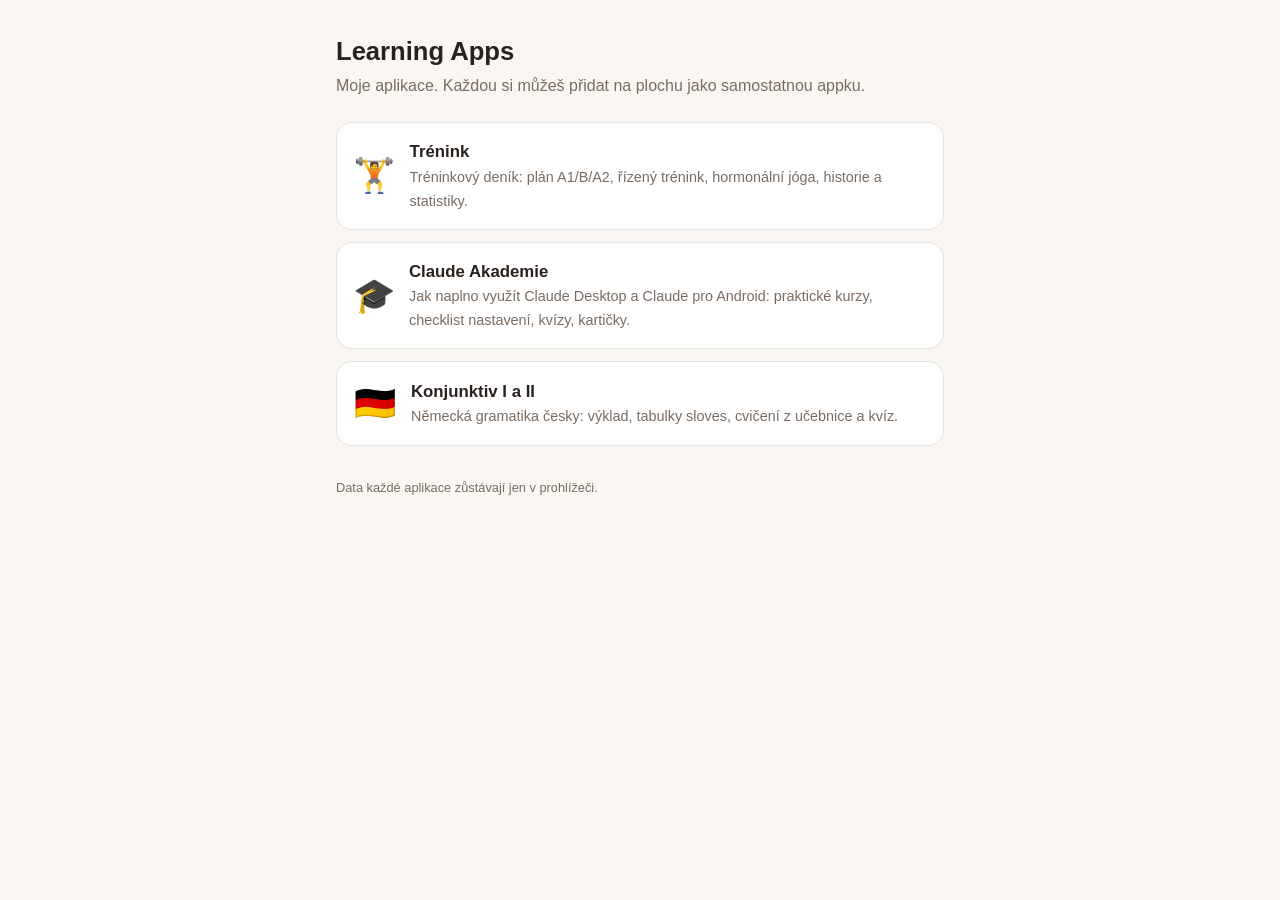
<file: index.html>
<!DOCTYPE html>
<html lang="cs">
<head>
  <meta charset="utf-8">
  <meta name="viewport" content="width=device-width, initial-scale=1">
  <title>Learning Apps</title>
  <meta name="description" content="Rozcestník mých aplikací pro učení. Každá appka je samostatná PWA ve vlastní složce.">
  <meta name="color-scheme" content="light dark">
  <style>
    :root { --bg: #faf7f2; --card: #fff; --text: #2a211c; --muted: #7a6c62; --line: rgba(60,40,30,.12); --accent: #c8563b; }
    @media (prefers-color-scheme: dark) { :root { --bg: #1c1917; --card: #2a2522; --text: #f5efe6; --muted: #b3a89b; --line: rgba(255,255,255,.09); --accent: #e07a5f; } }
    * { box-sizing: border-box; }
    body { margin: 0; background: var(--bg); color: var(--text); font-family: -apple-system, BlinkMacSystemFont, "Segoe UI", Roboto, sans-serif; line-height: 1.5; }
    main { max-width: 640px; margin: 0 auto; padding: 32px 16px 48px; }
    h1 { font-size: 1.6rem; margin: 0 0 4px; }
    p.sub { color: var(--muted); margin: 0 0 24px; }
    a.app { display: flex; gap: 14px; align-items: center; background: var(--card); border: 1px solid var(--line); border-radius: 16px; padding: 16px; text-decoration: none; color: inherit; margin-bottom: 12px; }
    a.app .em { font-size: 34px; width: 44px; text-align: center; }
    a.app b { display: block; font-size: 1.05rem; }
    a.app span { color: var(--muted); font-size: .9rem; }
    footer { color: var(--muted); font-size: .8rem; margin-top: 32px; }
  </style>
</head>
<body>
  <main>
    <h1>Learning Apps</h1>
    <p class="sub">Moje aplikace. Každou si můžeš přidat na plochu jako samostatnou appku.</p>

    <a class="app" href="trenink/">
      <span class="em">🏋️</span>
      <div><b>Trénink</b><span>Tréninkový deník: plán A1/B/A2, řízený trénink, hormonální jóga, historie a statistiky.</span></div>
    </a>

    <a class="app" href="claude-akademie/">
      <span class="em">🎓</span>
      <div><b>Claude Akademie</b><span>Jak naplno využít Claude Desktop a Claude pro Android: praktické kurzy, checklist nastavení, kvízy, kartičky.</span></div>
    </a>

    <a class="app" href="konjunktiv/">
      <span class="em">🇩🇪</span>
      <div><b>Konjunktiv I a II</b><span>Německá gramatika česky: výklad, tabulky sloves, cvičení z učebnice a kvíz.</span></div>
    </a>

    <footer>Data každé aplikace zůstávají jen v prohlížeči.</footer>
  </main>
</body>
</html>
</file>
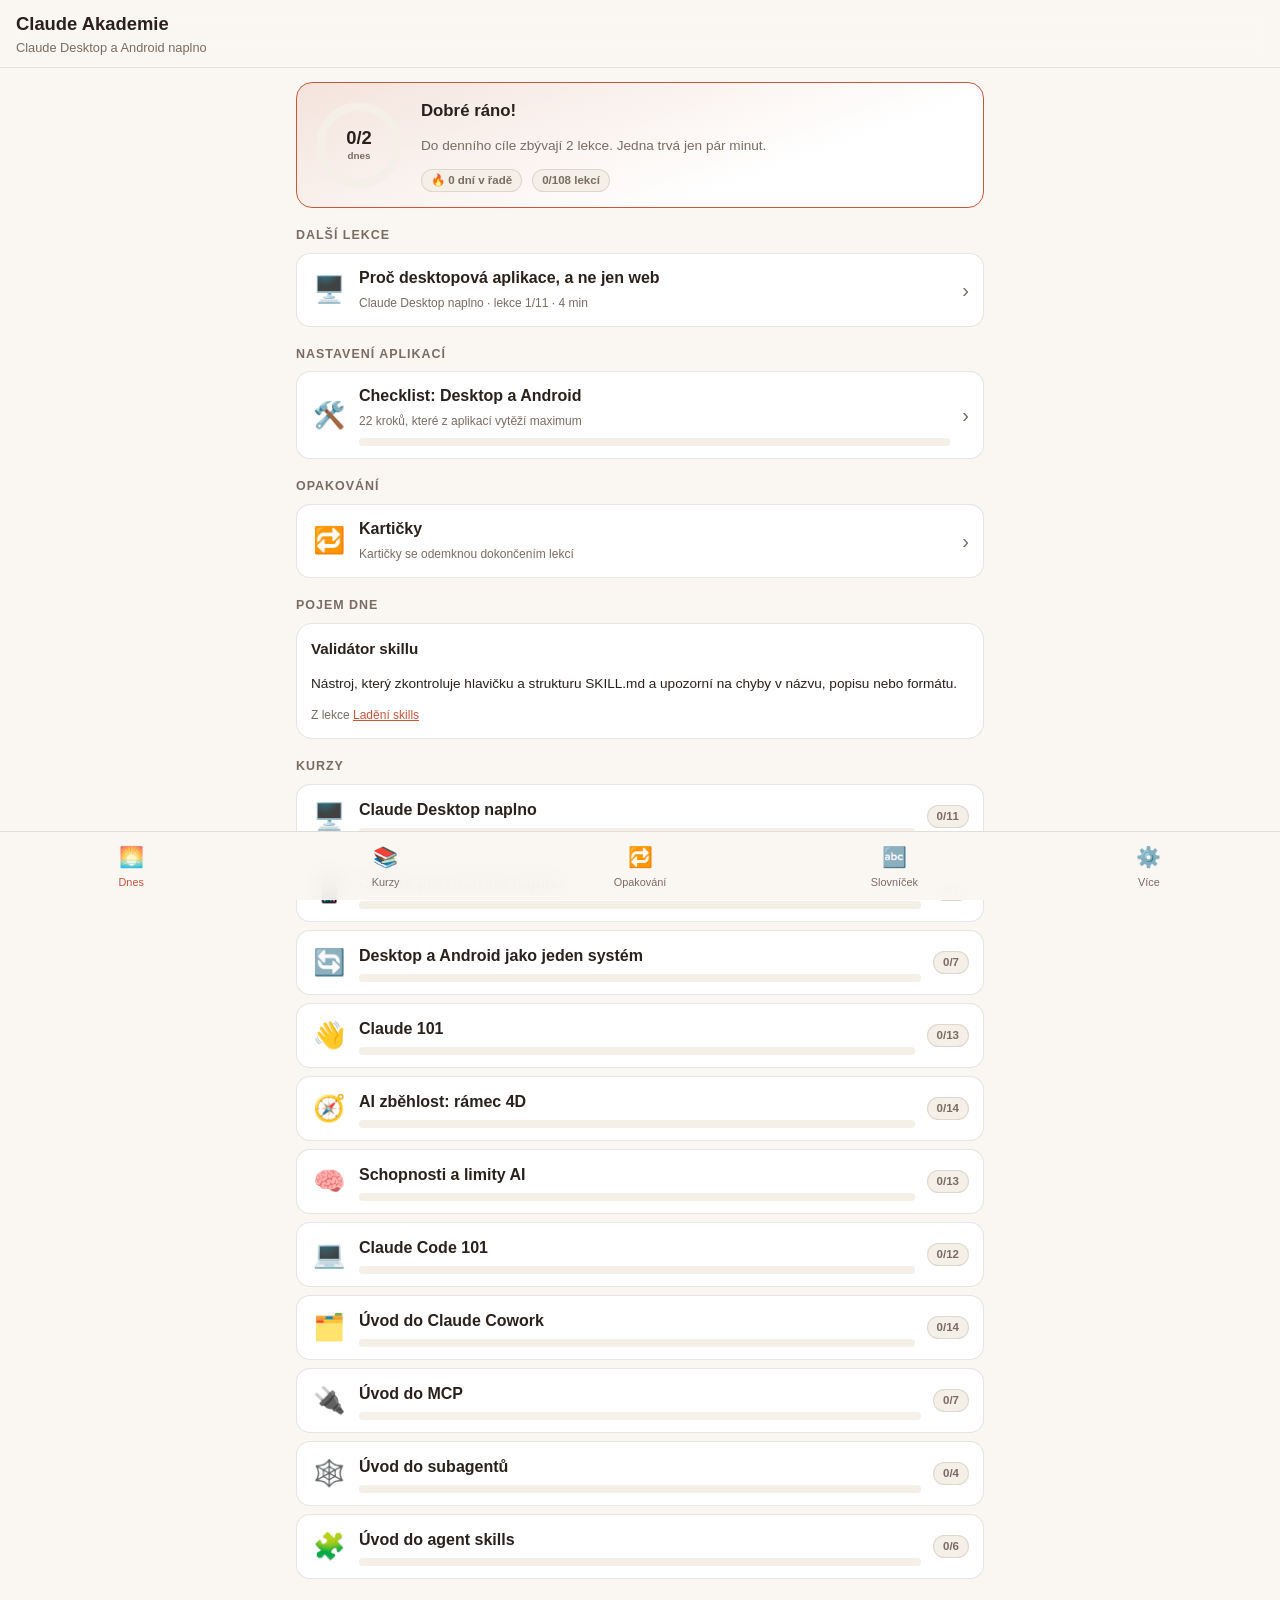
<file: claude-akademie/index.html>
<!DOCTYPE html>
<html lang="cs" data-theme="auto">
<head>
  <meta charset="utf-8">
  <meta name="viewport" content="width=device-width, initial-scale=1, viewport-fit=cover">
  <title>Claude Akademie</title>
  <meta name="description" content="Česká učebnice, jak naplno využít Claude Desktop a Claude pro Android: praktické kurzy, checklist nastavení, kvízy, kartičky k opakování a slovníček. Funguje offline.">
  <meta name="theme-color" content="#1c1917">
  <meta name="mobile-web-app-capable" content="yes">
  <meta name="apple-mobile-web-app-capable" content="yes">
  <meta name="apple-mobile-web-app-status-bar-style" content="black-translucent">
  <meta name="apple-mobile-web-app-title" content="Claude Akademie">
  <link rel="manifest" href="manifest.webmanifest">
  <link rel="icon" href="icons/icon.svg" type="image/svg+xml">
  <link rel="apple-touch-icon" href="icons/apple-touch-icon.png">
  <link rel="stylesheet" href="styles.css">
</head>
<body>
  <header class="app-header">
    <a id="h-back" class="back" href="#/" style="display:none" aria-label="Zpět">‹</a>
    <div class="head-txt">
      <h1 id="h-title">Claude Akademie</h1>
      <p class="sub" id="h-sub"></p>
    </div>
    <div class="head-actions" id="h-actions"></div>
  </header>

  <main id="view">
    <noscript><p style="padding:20px">Aplikace potřebuje zapnutý JavaScript.</p></noscript>
  </main>

  <nav class="tabbar">
    <a href="#/" data-tab="dnes"><span class="ico">🌅</span>Dnes</a>
    <a href="#/kurzy" data-tab="kurzy"><span class="ico">📚</span>Kurzy</a>
    <a href="#/opakovani" data-tab="opakovani"><span class="ico">🔁</span>Opakování</a>
    <a href="#/slovnik" data-tab="slovnik"><span class="ico">🔤</span>Slovníček</a>
    <a href="#/vice" data-tab="vice"><span class="ico">⚙️</span>Více</a>
  </nav>

  <div id="toast"></div>
  <div id="modal"></div>

  <script src="kurzy/_index.js"></script>
  <script src="kurzy/desktop.js"></script>
  <script src="kurzy/android.js"></script>
  <script src="kurzy/propojeni.js"></script>
  <script src="kurzy/claude-101.js"></script>
  <script src="kurzy/ai-fluency.js"></script>
  <script src="kurzy/schopnosti-a-limity.js"></script>
  <script src="kurzy/claude-code-101.js"></script>
  <script src="kurzy/cowork.js"></script>
  <script src="kurzy/mcp.js"></script>
  <script src="kurzy/subagenti.js"></script>
  <script src="kurzy/skills.js"></script>
  <script src="app.js"></script>
  <script>
    if ("serviceWorker" in navigator && location.protocol.startsWith("http")) {
      window.addEventListener("load", () => {
        navigator.serviceWorker.register("sw.js").catch(() => {});
      });
    }
  </script>
</body>
</html>
</file>
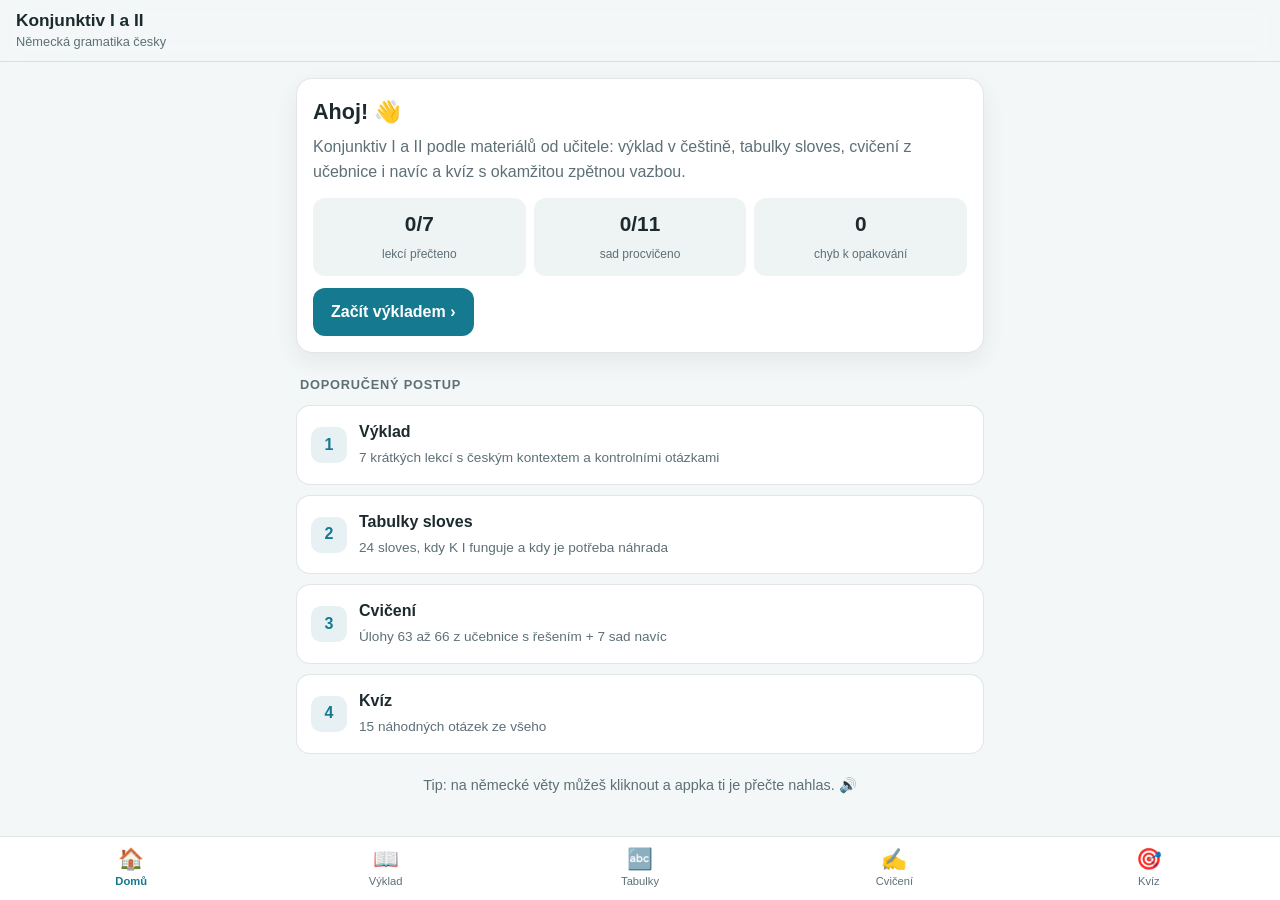
<file: konjunktiv/index.html>
<!DOCTYPE html>
<html lang="cs">
<head>
  <meta charset="utf-8">
  <meta name="viewport" content="width=device-width, initial-scale=1, viewport-fit=cover">
  <title>Konjunktiv I a II</title>
  <meta name="description" content="Konjunktiv I a II česky podle materiálů učitele: výklad s českým kontextem, tabulky sloves, cvičení z učebnice a kvíz. Funguje offline.">
  <meta name="color-scheme" content="light dark">
  <meta name="theme-color" content="#11181a">
  <meta name="mobile-web-app-capable" content="yes">
  <meta name="apple-mobile-web-app-capable" content="yes">
  <meta name="apple-mobile-web-app-status-bar-style" content="black-translucent">
  <meta name="apple-mobile-web-app-title" content="Konjunktiv">
  <link rel="manifest" href="manifest.webmanifest">
  <link rel="icon" href="icons/icon.svg" type="image/svg+xml">
  <link rel="apple-touch-icon" href="icons/apple-touch-icon.png">
  <link rel="stylesheet" href="styles.css">
</head>
<body>
  <header class="app-header">
    <a id="h-back" class="back" href="#/" style="display:none" aria-label="Zpět">‹</a>
    <div class="head-txt">
      <h1 id="h-title">Konjunktiv I a II</h1>
      <p class="sub" id="h-sub"></p>
    </div>
  </header>

  <main id="view">
    <noscript><p style="padding:20px">Aplikace potřebuje zapnutý JavaScript.</p></noscript>
  </main>

  <nav class="tabbar">
    <a href="#/" data-tab="domu"><span class="ico">🏠</span>Domů</a>
    <a href="#/vyklad" data-tab="vyklad"><span class="ico">📖</span>Výklad</a>
    <a href="#/tabulky" data-tab="tabulky"><span class="ico">🔤</span>Tabulky</a>
    <a href="#/cviceni" data-tab="cviceni"><span class="ico">✍️</span>Cvičení</a>
    <a href="#/kviz" data-tab="kviz"><span class="ico">🎯</span>Kvíz</a>
  </nav>

  <div id="toast"></div>

  <script src="data.js"></script>
  <script src="app.js"></script>
  <script>
    if ("serviceWorker" in navigator && location.protocol.startsWith("http")) {
      window.addEventListener("load", () => {
        navigator.serviceWorker.register("sw.js").catch(() => {});
      });
    }
  </script>
</body>
</html>
</file>
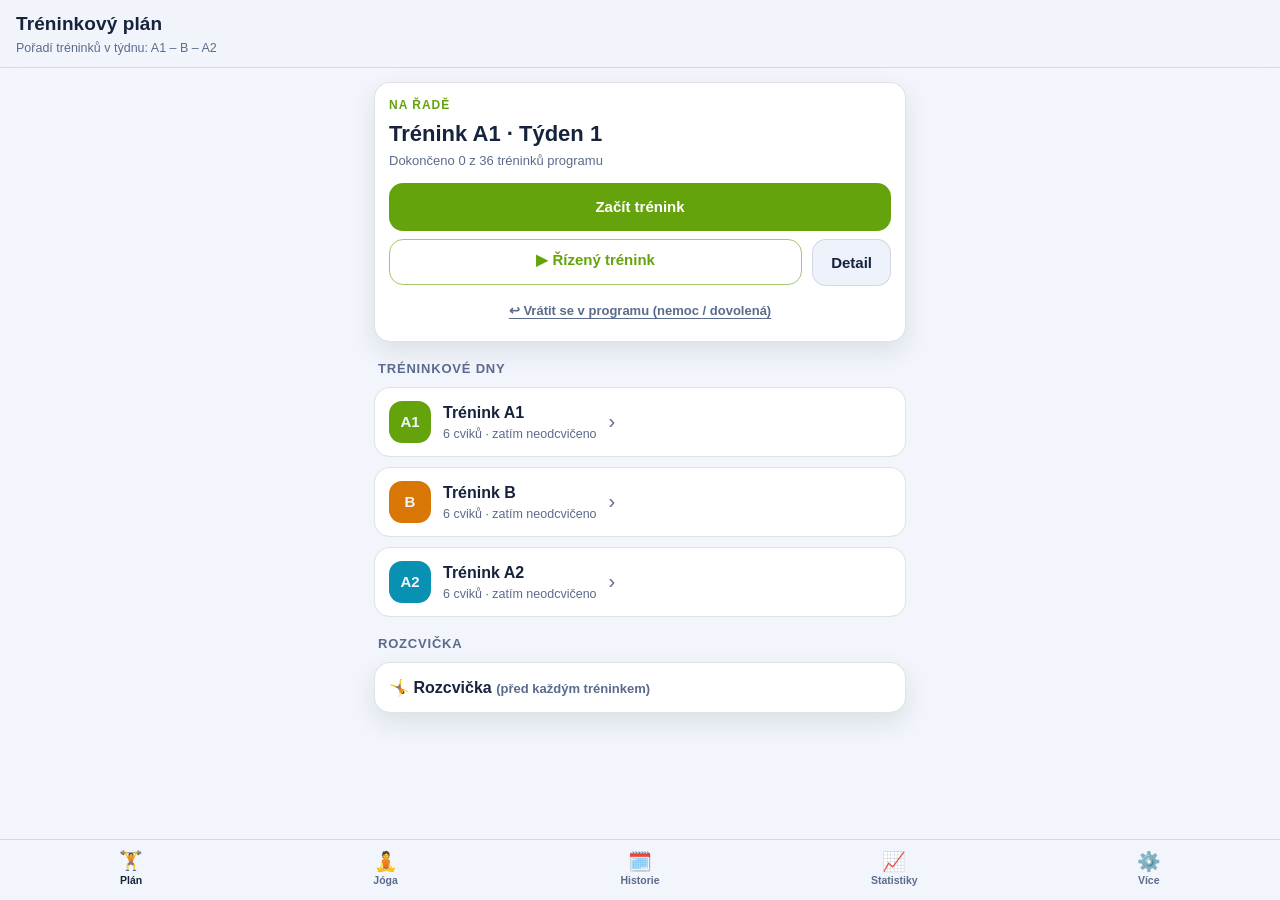
<file: trenink/index.html>
<!DOCTYPE html>
<html lang="cs" data-theme="auto">
<head>
  <meta charset="utf-8">
  <meta name="viewport" content="width=device-width, initial-scale=1, viewport-fit=cover">
  <title>Trénink</title>
  <meta name="description" content="Tréninkový deník – plán A1/B/A2, trackování sérií, historie a statistiky. Data zůstávají ve tvém prohlížeči.">
  <meta name="theme-color" content="#0b1220">
  <meta name="mobile-web-app-capable" content="yes">
  <meta name="apple-mobile-web-app-capable" content="yes">
  <meta name="apple-mobile-web-app-status-bar-style" content="black-translucent">
  <meta name="apple-mobile-web-app-title" content="Trénink">
  <link rel="manifest" href="manifest.webmanifest">
  <link rel="icon" href="icons/icon.svg" type="image/svg+xml">
  <link rel="apple-touch-icon" href="icons/apple-touch-icon.png">
  <link rel="stylesheet" href="styles.css">
</head>
<body>
  <header class="app-header">
    <a id="h-back" class="back" href="#/" style="display:none" aria-label="Zpět">‹</a>
    <div class="head-txt">
      <h1 id="h-title">Trénink</h1>
      <p class="sub" id="h-sub"></p>
    </div>
  </header>

  <main id="view">
    <noscript><p style="padding:20px">Aplikace potřebuje zapnutý JavaScript.</p></noscript>
  </main>

  <nav class="tabbar">
    <a href="#/" data-tab="home"><span class="ico">🏋️</span>Plán</a>
    <a href="#/yoga" data-tab="yoga"><span class="ico">🧘</span>Jóga</a>
    <a href="#/history" data-tab="history"><span class="ico">🗓️</span>Historie</a>
    <a href="#/stats" data-tab="stats"><span class="ico">📈</span>Statistiky</a>
    <a href="#/more" data-tab="more"><span class="ico">⚙️</span>Více</a>
  </nav>

  <div id="timer"></div>
  <div id="toast"></div>
  <div id="modal"></div>

  <script src="data.js"></script>
  <script src="figures.js"></script>
  <script src="app.js"></script>
  <script>
    if ("serviceWorker" in navigator && location.protocol.startsWith("http")) {
      window.addEventListener("load", () => {
        navigator.serviceWorker.register("sw.js").catch(() => {});
      });
    }
  </script>
</body>
</html>
</file>
<file: claude-akademie/styles.css>
/* ===== Claude Akademie – styly (mobile-first) ===== */

:root {
  --bg: #1c1917;
  --bg-soft: #24201d;
  --card: #2a2522;
  --card-2: #342e2a;
  --line: rgba(255, 255, 255, 0.09);
  --text: #f5efe6;
  --muted: #b3a89b;
  --accent: #e07a5f;
  --accent-soft: rgba(224, 122, 95, 0.16);
  --accent-ink: #1c1917;
  --ok: #7bc47f;
  --ok-soft: rgba(123, 196, 127, 0.16);
  --warn: #f2c14e;
  --warn-soft: rgba(242, 193, 78, 0.14);
  --danger: #f27a7a;
  --info: #7cb7e8;
  --info-soft: rgba(124, 183, 232, 0.14);
  --shadow: 0 10px 30px rgba(0, 0, 0, 0.35);
  --radius: 16px;
  --fs: 16px;
  color-scheme: dark;
}

html[data-theme="light"] {
  --bg: #faf7f2;
  --bg-soft: #f2ece3;
  --card: #ffffff;
  --card-2: #f4efe7;
  --line: rgba(60, 40, 30, 0.12);
  --text: #2a211c;
  --muted: #7a6c62;
  --accent: #c8563b;
  --accent-soft: rgba(200, 86, 59, 0.12);
  --accent-ink: #ffffff;
  --ok: #2f8f4e;
  --ok-soft: rgba(47, 143, 78, 0.12);
  --warn: #b7791f;
  --warn-soft: rgba(183, 121, 31, 0.12);
  --danger: #c62828;
  --info: #2b6cb0;
  --info-soft: rgba(43, 108, 176, 0.10);
  --shadow: 0 10px 24px rgba(60, 40, 30, 0.10);
  color-scheme: light;
}

@media (prefers-color-scheme: light) {
  html[data-theme="auto"] {
    --bg: #faf7f2;
    --bg-soft: #f2ece3;
    --card: #ffffff;
    --card-2: #f4efe7;
    --line: rgba(60, 40, 30, 0.12);
    --text: #2a211c;
    --muted: #7a6c62;
    --accent: #c8563b;
    --accent-soft: rgba(200, 86, 59, 0.12);
    --accent-ink: #ffffff;
    --ok: #2f8f4e;
    --ok-soft: rgba(47, 143, 78, 0.12);
    --warn: #b7791f;
    --warn-soft: rgba(183, 121, 31, 0.12);
    --danger: #c62828;
    --info: #2b6cb0;
    --info-soft: rgba(43, 108, 176, 0.10);
    --shadow: 0 10px 24px rgba(60, 40, 30, 0.10);
    color-scheme: light;
  }
}

html[data-fs="s"] { --fs: 15px; }
html[data-fs="l"] { --fs: 18px; }
html[data-fs="xl"] { --fs: 20px; }

* { box-sizing: border-box; }

html, body {
  margin: 0;
  padding: 0;
  background: var(--bg);
  color: var(--text);
  font-family: -apple-system, BlinkMacSystemFont, "Segoe UI", Roboto, "Helvetica Neue", Arial, sans-serif;
  font-size: var(--fs);
  line-height: 1.5;
  -webkit-text-size-adjust: 100%;
  overscroll-behavior-y: contain;
}

body { min-height: 100dvh; }

a { color: var(--accent); }
button { font: inherit; }

/* ---------- hlavička ---------- */
.app-header {
  position: sticky;
  top: 0;
  z-index: 20;
  display: flex;
  align-items: center;
  gap: 10px;
  padding: calc(env(safe-area-inset-top) + 10px) 16px 10px;
  background: color-mix(in srgb, var(--bg) 88%, transparent);
  backdrop-filter: blur(12px);
  -webkit-backdrop-filter: blur(12px);
  border-bottom: 1px solid var(--line);
}
.app-header .back {
  text-decoration: none;
  font-size: 30px;
  line-height: 1;
  color: var(--text);
  padding: 0 6px 4px 0;
}
.head-txt { flex: 1; min-width: 0; }
.app-header h1 {
  margin: 0;
  font-size: 1.15rem;
  font-weight: 700;
  white-space: nowrap;
  overflow: hidden;
  text-overflow: ellipsis;
}
.app-header .sub {
  margin: 0;
  color: var(--muted);
  font-size: 0.8rem;
  white-space: nowrap;
  overflow: hidden;
  text-overflow: ellipsis;
}
.head-actions { display: flex; gap: 6px; }
.icon-btn {
  border: 1px solid var(--line);
  background: var(--card);
  color: var(--text);
  border-radius: 12px;
  width: 38px;
  height: 38px;
  display: inline-flex;
  align-items: center;
  justify-content: center;
  font-size: 18px;
  cursor: pointer;
}
.icon-btn.on { background: var(--accent-soft); border-color: var(--accent); }

/* ---------- hlavní plocha ---------- */
#view {
  padding: 14px 16px calc(84px + env(safe-area-inset-bottom));
  max-width: 720px;
  margin: 0 auto;
}

.tabbar {
  position: fixed;
  bottom: 0;
  left: 0;
  right: 0;
  z-index: 20;
  display: flex;
  justify-content: space-around;
  padding: 6px 4px calc(6px + env(safe-area-inset-bottom));
  background: color-mix(in srgb, var(--bg) 92%, transparent);
  backdrop-filter: blur(12px);
  -webkit-backdrop-filter: blur(12px);
  border-top: 1px solid var(--line);
}
.tabbar a {
  flex: 1;
  display: flex;
  flex-direction: column;
  align-items: center;
  gap: 2px;
  text-decoration: none;
  color: var(--muted);
  font-size: 0.68rem;
  padding: 4px 0;
  border-radius: 10px;
  position: relative;
}
.tabbar a .ico { font-size: 20px; }
.tabbar a.active { color: var(--accent); }
.tabbar a .badge {
  position: absolute;
  top: 0;
  right: calc(50% - 22px);
  background: var(--accent);
  color: var(--accent-ink);
  font-size: 0.62rem;
  font-weight: 700;
  border-radius: 999px;
  padding: 0 5px;
  min-width: 16px;
  text-align: center;
}

/* ---------- karty a texty ---------- */
.card {
  background: var(--card);
  border: 1px solid var(--line);
  border-radius: var(--radius);
  padding: 14px;
  margin-bottom: 12px;
}
.card.accent { border-color: var(--accent); background: linear-gradient(160deg, var(--accent-soft), var(--card) 70%); }
.card h2 { margin: 0 0 6px; font-size: 1.05rem; }
.card h3 { margin: 0 0 4px; font-size: 0.95rem; }
.muted { color: var(--muted); }
.small { font-size: 0.85rem; }
.tiny { font-size: 0.75rem; }
.section-title {
  margin: 18px 0 8px;
  font-size: 0.78rem;
  letter-spacing: 0.08em;
  text-transform: uppercase;
  color: var(--muted);
  font-weight: 700;
}
.row { display: flex; align-items: center; gap: 10px; }
.row.between { justify-content: space-between; }
.grow { flex: 1; min-width: 0; }
.wrap { flex-wrap: wrap; }
.center { text-align: center; }
.mt { margin-top: 12px; }
.mb0 { margin-bottom: 0; }

.btn {
  display: inline-flex;
  align-items: center;
  justify-content: center;
  gap: 8px;
  border: 1px solid var(--line);
  background: var(--card-2);
  color: var(--text);
  border-radius: 12px;
  padding: 11px 16px;
  font-weight: 600;
  cursor: pointer;
  text-decoration: none;
  min-height: 44px;
}
.btn.primary { background: var(--accent); color: var(--accent-ink); border-color: transparent; }
.btn.ok { background: var(--ok); color: #0b1a0d; border-color: transparent; }
.btn.ghost { background: transparent; }
.btn.danger { color: var(--danger); border-color: var(--danger); background: transparent; }
.btn.block { width: 100%; }
.btn.sm { padding: 7px 12px; min-height: 36px; font-size: 0.85rem; }
.btn:disabled { opacity: 0.5; cursor: default; }
.btn-row { display: flex; gap: 8px; flex-wrap: wrap; margin-top: 10px; }
.btn-row .btn { flex: 1; }

.chip {
  display: inline-block;
  padding: 2px 9px;
  border-radius: 999px;
  background: var(--card-2);
  border: 1px solid var(--line);
  color: var(--muted);
  font-size: 0.72rem;
  font-weight: 600;
  white-space: nowrap;
}
.chip.ok { background: var(--ok-soft); color: var(--ok); border-color: transparent; }
.chip.accent { background: var(--accent-soft); color: var(--accent); border-color: transparent; }
.chip.warn { background: var(--warn-soft); color: var(--warn); border-color: transparent; }
.chip.info { background: var(--info-soft); color: var(--info); border-color: transparent; }

.progress {
  height: 8px;
  border-radius: 999px;
  background: var(--card-2);
  overflow: hidden;
}
.progress > i {
  display: block;
  height: 100%;
  background: var(--accent);
  border-radius: 999px;
  transition: width 0.3s ease;
}
.progress.ok > i { background: var(--ok); }

/* ---------- Dnes ---------- */
.hero {
  display: grid;
  grid-template-columns: 96px 1fr;
  gap: 14px;
  align-items: center;
}
.ring { width: 96px; height: 96px; position: relative; }
.ring svg { width: 100%; height: 100%; transform: rotate(-90deg); }
.ring circle { fill: none; stroke-width: 9; stroke-linecap: round; }
.ring .track { stroke: var(--card-2); }
.ring .bar { stroke: var(--accent); transition: stroke-dashoffset 0.4s ease; }
.ring .bar.done { stroke: var(--ok); }
.ring .lbl {
  position: absolute;
  inset: 0;
  display: flex;
  flex-direction: column;
  align-items: center;
  justify-content: center;
  font-weight: 800;
  font-size: 1.15rem;
  line-height: 1;
}
.ring .lbl small { font-size: 0.62rem; color: var(--muted); font-weight: 600; margin-top: 3px; }

.stat-grid { display: grid; grid-template-columns: repeat(3, 1fr); gap: 8px; }
.stat {
  background: var(--card);
  border: 1px solid var(--line);
  border-radius: 14px;
  padding: 10px 8px;
  text-align: center;
}
.stat b { display: block; font-size: 1.3rem; }
.stat span { font-size: 0.7rem; color: var(--muted); }

/* ---------- seznamy lekcí ---------- */
.list { display: flex; flex-direction: column; gap: 8px; }
.item {
  display: flex;
  align-items: center;
  gap: 12px;
  background: var(--card);
  border: 1px solid var(--line);
  border-radius: 14px;
  padding: 12px 14px;
  text-decoration: none;
  color: var(--text);
}
.item:active { background: var(--card-2); }
.item .num {
  width: 30px;
  height: 30px;
  border-radius: 50%;
  display: inline-flex;
  align-items: center;
  justify-content: center;
  background: var(--card-2);
  font-size: 0.8rem;
  font-weight: 700;
  color: var(--muted);
  flex-shrink: 0;
}
.item.done .num { background: var(--ok-soft); color: var(--ok); }
.item.next .num { background: var(--accent-soft); color: var(--accent); }
.item .ttl { font-weight: 600; display: block; }
.item .meta { font-size: 0.75rem; color: var(--muted); }
.item .emoji { font-size: 26px; flex-shrink: 0; width: 36px; text-align: center; }
.item .arrow { color: var(--muted); font-size: 20px; }

/* ---------- lekce ---------- */
.lesson { font-size: 1.02em; }
.lesson h2 { font-size: 1.15rem; margin: 22px 0 8px; }
.lesson h3 { font-size: 1rem; margin: 18px 0 6px; }
.lesson p { margin: 0 0 12px; }
.lesson ul, .lesson ol { margin: 0 0 12px; padding-left: 22px; }
.lesson li { margin-bottom: 5px; }
.lesson code {
  font-family: ui-monospace, SFMono-Regular, Menlo, Consolas, monospace;
  font-size: 0.88em;
  background: var(--card-2);
  padding: 1px 5px;
  border-radius: 6px;
}
.lesson-lead {
  color: var(--muted);
  font-size: 0.95rem;
  margin: 0 0 14px;
  padding-bottom: 12px;
  border-bottom: 1px solid var(--line);
}
.callout {
  border-radius: 14px;
  padding: 12px 14px;
  margin: 0 0 14px;
  border: 1px solid transparent;
}
.callout .ttl { font-weight: 700; display: block; margin-bottom: 4px; font-size: 0.85rem; }
.callout p:last-child { margin-bottom: 0; }
.callout.tip { background: var(--ok-soft); border-color: color-mix(in srgb, var(--ok) 40%, transparent); }
.callout.warn { background: var(--warn-soft); border-color: color-mix(in srgb, var(--warn) 40%, transparent); }
.callout.info { background: var(--info-soft); border-color: color-mix(in srgb, var(--info) 40%, transparent); }
.callout.key { background: var(--accent-soft); border-color: color-mix(in srgb, var(--accent) 40%, transparent); }

.example {
  border: 1px solid var(--line);
  border-radius: 14px;
  overflow: hidden;
  margin: 0 0 14px;
  background: var(--card);
}
.example .ex-head {
  padding: 8px 14px;
  font-size: 0.8rem;
  font-weight: 700;
  background: var(--card-2);
  border-bottom: 1px solid var(--line);
}
.example .bubble { padding: 12px 14px; }
.example .bubble + .bubble { border-top: 1px dashed var(--line); }
.example .who {
  font-size: 0.7rem;
  text-transform: uppercase;
  letter-spacing: 0.08em;
  font-weight: 700;
  color: var(--muted);
  margin-bottom: 4px;
}
.example .bubble.user .who { color: var(--accent); }
.example .bubble.ai .who { color: var(--info); }
.example .bubble.bad .who { color: var(--danger); }
.example pre {
  margin: 0;
  white-space: pre-wrap;
  word-break: break-word;
  font-family: inherit;
  font-size: 0.95em;
}
.example pre.mono { font-family: ui-monospace, SFMono-Regular, Menlo, Consolas, monospace; font-size: 0.85em; }
.example .note {
  padding: 10px 14px;
  font-size: 0.88rem;
  color: var(--muted);
  border-top: 1px solid var(--line);
  background: var(--bg-soft);
}
.example .note b { color: var(--text); }

.tbl { width: 100%; border-collapse: collapse; margin: 0 0 14px; font-size: 0.9rem; }
.tbl th, .tbl td { text-align: left; padding: 8px 8px; border-bottom: 1px solid var(--line); vertical-align: top; }
.tbl th { color: var(--muted); font-size: 0.75rem; text-transform: uppercase; letter-spacing: 0.05em; }
.tbl-wrap { overflow-x: auto; }

.compare { display: grid; grid-template-columns: 1fr 1fr; gap: 8px; margin: 0 0 14px; }
.compare > div { border-radius: 12px; padding: 10px 12px; font-size: 0.9rem; border: 1px solid var(--line); }
.compare .bad { background: color-mix(in srgb, var(--danger) 10%, var(--card)); }
.compare .good { background: var(--ok-soft); }
.compare .lbl { font-weight: 700; font-size: 0.75rem; display: block; margin-bottom: 4px; }
.compare .bad .lbl { color: var(--danger); }
.compare .good .lbl { color: var(--ok); }
@media (max-width: 420px) { .compare { grid-template-columns: 1fr; } }

.steps { counter-reset: st; list-style: none; padding: 0; margin: 0 0 14px; }
.steps li {
  counter-increment: st;
  position: relative;
  padding-left: 40px;
  margin-bottom: 10px;
}
.steps li::before {
  content: counter(st);
  position: absolute;
  left: 0;
  top: 0;
  width: 28px;
  height: 28px;
  border-radius: 50%;
  background: var(--accent-soft);
  color: var(--accent);
  font-weight: 700;
  display: flex;
  align-items: center;
  justify-content: center;
  font-size: 0.85rem;
}

.lesson-nav { display: flex; gap: 8px; margin-top: 18px; }
.lesson-nav .btn { flex: 1; }

/* ---------- kvíz ---------- */
.quiz { margin-top: 20px; }
.q { margin-bottom: 14px; }
.q .qt { font-weight: 700; margin-bottom: 8px; }
.opts { display: flex; flex-direction: column; gap: 6px; }
.opt {
  text-align: left;
  border: 1px solid var(--line);
  background: var(--card-2);
  color: var(--text);
  border-radius: 12px;
  padding: 10px 12px;
  cursor: pointer;
}
.opt.sel { border-color: var(--accent); }
.opt.right { border-color: var(--ok); background: var(--ok-soft); }
.opt.wrong { border-color: var(--danger); background: color-mix(in srgb, var(--danger) 12%, var(--card)); }
.opt:disabled { cursor: default; opacity: 1; }
.why { margin-top: 8px; font-size: 0.88rem; color: var(--muted); padding: 8px 12px; border-left: 3px solid var(--accent); }

/* ---------- poznámky ---------- */
textarea, input[type="text"], input[type="search"], input[type="number"], select {
  width: 100%;
  border: 1px solid var(--line);
  background: var(--card-2);
  color: var(--text);
  border-radius: 12px;
  padding: 10px 12px;
  font: inherit;
}
textarea { min-height: 90px; resize: vertical; }
label.lbl { display: block; font-size: 0.8rem; color: var(--muted); margin: 0 0 4px; }
.search { margin-bottom: 12px; }

/* ---------- kartičky ---------- */
.flash {
  min-height: 220px;
  display: flex;
  flex-direction: column;
  justify-content: center;
  align-items: center;
  text-align: center;
  padding: 24px 18px;
  cursor: pointer;
  user-select: none;
}
.flash .side { font-size: 0.7rem; letter-spacing: 0.08em; text-transform: uppercase; color: var(--muted); margin-bottom: 10px; }
.flash .front { font-size: 1.15rem; font-weight: 700; }
.flash .backtxt { font-size: 1rem; }
.flash .src { margin-top: 12px; font-size: 0.75rem; color: var(--muted); }
.rate { display: grid; grid-template-columns: repeat(4, 1fr); gap: 6px; }
.rate .btn { flex-direction: column; gap: 0; padding: 8px 4px; }
.rate .btn small { font-weight: 400; color: var(--muted); font-size: 0.68rem; }
.rate .btn.primary small, .rate .btn.ok small { color: inherit; opacity: 0.8; }

/* ---------- slovníček ---------- */
.term { padding: 10px 0; border-bottom: 1px solid var(--line); }
.term b { display: block; }
.term .src { font-size: 0.72rem; color: var(--muted); }
.letter { position: sticky; top: 58px; background: var(--bg); padding: 8px 0 2px; font-weight: 800; color: var(--accent); }

/* ---------- heatmapa ---------- */
.heat { display: grid; grid-template-columns: repeat(12, 1fr); gap: 3px; }
.heat i {
  aspect-ratio: 1;
  border-radius: 3px;
  background: var(--card-2);
  display: block;
}
.heat i.l1 { background: color-mix(in srgb, var(--accent) 35%, var(--card-2)); }
.heat i.l2 { background: color-mix(in srgb, var(--accent) 65%, var(--card-2)); }
.heat i.l3 { background: var(--accent); }

/* ---------- odznaky ---------- */
.badges { display: grid; grid-template-columns: repeat(auto-fill, minmax(96px, 1fr)); gap: 8px; }
.badge-card {
  text-align: center;
  padding: 12px 6px;
  border-radius: 14px;
  background: var(--card);
  border: 1px solid var(--line);
  font-size: 0.72rem;
}
.badge-card .em { font-size: 30px; display: block; margin-bottom: 4px; }
.badge-card.off { opacity: 0.35; filter: grayscale(1); }

/* ---------- toast a modal ---------- */
#toast {
  position: fixed;
  left: 50%;
  bottom: calc(84px + env(safe-area-inset-bottom));
  transform: translateX(-50%) translateY(20px);
  background: var(--text);
  color: var(--bg);
  padding: 10px 16px;
  border-radius: 12px;
  font-size: 0.9rem;
  font-weight: 600;
  opacity: 0;
  pointer-events: none;
  transition: 0.25s;
  z-index: 50;
  max-width: 90vw;
  text-align: center;
}
#toast.show { opacity: 1; transform: translateX(-50%) translateY(0); }

#modal:empty { display: none; }
#modal {
  position: fixed;
  inset: 0;
  z-index: 40;
  background: rgba(0, 0, 0, 0.55);
  display: flex;
  align-items: flex-end;
  justify-content: center;
}
.sheet {
  width: 100%;
  max-width: 720px;
  background: var(--card);
  border-radius: 20px 20px 0 0;
  padding: 18px 16px calc(18px + env(safe-area-inset-bottom));
  max-height: 85dvh;
  overflow: auto;
}
.sheet h2 { margin: 0 0 10px; }

.done-banner {
  text-align: center;
  padding: 18px 12px;
}
.done-banner .em { font-size: 44px; }

.empty { text-align: center; color: var(--muted); padding: 30px 10px; }

.pill-row { display: flex; gap: 6px; flex-wrap: wrap; margin-bottom: 12px; }
.pill {
  border: 1px solid var(--line);
  background: var(--card);
  color: var(--muted);
  border-radius: 999px;
  padding: 6px 12px;
  font-size: 0.8rem;
  font-weight: 600;
  cursor: pointer;
}
.pill.on { background: var(--accent-soft); color: var(--accent); border-color: var(--accent); }

@media (min-width: 600px) {
  .stat-grid { grid-template-columns: repeat(6, 1fr); }
}
</file>
<file: konjunktiv/styles.css>
/* ===== Konjunktiv I a II: styly (mobile-first) ===== */

:root {
  --bg: #f4f7f7;
  --card: #ffffff;
  --card-2: #eef3f4;
  --line: rgba(20, 50, 60, 0.12);
  --text: #1c2a2e;
  --muted: #5d7077;
  --k1: #157a8f;
  --k1-soft: rgba(21, 122, 143, 0.10);
  --k2: #3a9cc2;
  --k2-soft: rgba(58, 156, 194, 0.12);
  --ind: #6b7378;
  --imp: #c8363e;
  --accent: var(--k1);
  --accent-ink: #ffffff;
  --ok: #2f8f4e;
  --ok-soft: rgba(47, 143, 78, 0.12);
  --bad: #c62828;
  --bad-soft: rgba(198, 40, 40, 0.10);
  --warn: #a8690f;
  --warn-soft: rgba(183, 121, 31, 0.12);
  --shadow: 0 8px 22px rgba(20, 50, 60, 0.08);
  --radius: 16px;
  color-scheme: light;
}
@media (prefers-color-scheme: dark) {
  :root {
    --bg: #11181a;
    --card: #1a2427;
    --card-2: #223035;
    --line: rgba(255, 255, 255, 0.09);
    --text: #e7eff1;
    --muted: #9db1b7;
    --k1: #4cb8cd;
    --k1-soft: rgba(76, 184, 205, 0.14);
    --k2: #8fd0e8;
    --k2-soft: rgba(143, 208, 232, 0.12);
    --ind: #a6aeb2;
    --imp: #f07a80;
    --accent-ink: #0d1517;
    --ok: #7bc47f;
    --ok-soft: rgba(123, 196, 127, 0.15);
    --bad: #f27a7a;
    --bad-soft: rgba(242, 122, 122, 0.13);
    --warn: #f2c14e;
    --warn-soft: rgba(242, 193, 78, 0.12);
    --shadow: 0 10px 30px rgba(0, 0, 0, 0.35);
    color-scheme: dark;
  }
}

* { box-sizing: border-box; }
html, body { margin: 0; }
body {
  background: var(--bg);
  color: var(--text);
  font: 16px/1.55 -apple-system, BlinkMacSystemFont, "Segoe UI", Roboto, sans-serif;
  padding-bottom: calc(72px + env(safe-area-inset-bottom));
  -webkit-text-size-adjust: 100%;
}
a { color: var(--k1); }
button { font: inherit; color: inherit; }

/* ----- hlavička a spodní lišta ----- */
.app-header {
  position: sticky; top: 0; z-index: 10;
  display: flex; align-items: center; gap: 10px;
  padding: calc(10px + env(safe-area-inset-top)) 16px 10px;
  background: color-mix(in srgb, var(--bg) 88%, transparent);
  backdrop-filter: blur(10px); -webkit-backdrop-filter: blur(10px);
  border-bottom: 1px solid var(--line);
}
.app-header .back { font-size: 28px; line-height: 1; text-decoration: none; color: var(--text); padding: 0 6px 4px 0; }
.app-header h1 { font-size: 1.08rem; margin: 0; line-height: 1.25; }
.app-header .sub { margin: 0; color: var(--muted); font-size: .8rem; }
.head-txt { flex: 1; min-width: 0; }

.tabbar {
  position: fixed; left: 0; right: 0; bottom: 0; z-index: 10;
  display: flex; justify-content: space-around;
  padding: 6px 4px calc(6px + env(safe-area-inset-bottom));
  background: var(--card); border-top: 1px solid var(--line);
}
.tabbar a {
  flex: 1; display: flex; flex-direction: column; align-items: center; gap: 1px;
  font-size: .7rem; color: var(--muted); text-decoration: none; padding: 4px 0;
}
.tabbar a .ico { font-size: 1.3rem; line-height: 1.2; }
.tabbar a.on { color: var(--k1); font-weight: 600; }

main { max-width: 720px; margin: 0 auto; padding: 16px; }

/* ----- karty a seznamy ----- */
.card {
  background: var(--card); border: 1px solid var(--line); border-radius: var(--radius);
  padding: 16px; margin-bottom: 12px; box-shadow: var(--shadow);
}
.hero h2 { margin: 0 0 6px; font-size: 1.35rem; }
.hero p { margin: 0; color: var(--muted); }
.stats { display: grid; grid-template-columns: repeat(3, 1fr); gap: 8px; margin-top: 14px; }
.stat { background: var(--card-2); border-radius: 12px; padding: 10px; text-align: center; }
.stat b { display: block; font-size: 1.3rem; }
.stat span { font-size: .75rem; color: var(--muted); }

.list a.item, .list button.item {
  display: flex; align-items: center; gap: 12px; width: 100%; text-align: left;
  background: var(--card); border: 1px solid var(--line); border-radius: 14px;
  padding: 14px; margin-bottom: 10px; text-decoration: none; color: inherit; cursor: pointer;
}
.item .num {
  flex: none; width: 36px; height: 36px; border-radius: 10px; display: grid; place-items: center;
  background: var(--k1-soft); color: var(--k1); font-weight: 700;
}
.item .num.done { background: var(--ok-soft); color: var(--ok); }
.item .txt { flex: 1; min-width: 0; }
.item .txt b { display: block; }
.item .txt span { color: var(--muted); font-size: .85rem; }
.item .badge { font-size: .8rem; color: var(--muted); white-space: nowrap; }
.item .badge.good { color: var(--ok); font-weight: 600; }
h3.sec { font-size: .8rem; text-transform: uppercase; letter-spacing: .06em; color: var(--muted); margin: 22px 4px 10px; }

.btn {
  display: inline-flex; align-items: center; justify-content: center; gap: 6px;
  background: var(--k1); color: var(--accent-ink); border: 0; border-radius: 12px;
  padding: 12px 18px; font-weight: 600; cursor: pointer; text-decoration: none;
}
.btn.ghost { background: var(--card-2); color: var(--text); }
.btn.small { padding: 8px 12px; font-size: .9rem; }
.btn:disabled { opacity: .5; cursor: default; }
.row { display: flex; gap: 8px; flex-wrap: wrap; margin-top: 12px; }

/* ----- výklad ----- */
.lesson { background: var(--card); border: 1px solid var(--line); border-radius: var(--radius); padding: 18px; }
.lesson h3 { margin: 22px 0 8px; font-size: 1.1rem; color: var(--k1); }
.lesson h3:first-child { margin-top: 0; }
.lesson ul, .lesson ol { padding-left: 22px; }
.lesson li { margin-bottom: 6px; }
.de { font-weight: 500; }
p.de, span.de, div.de { cursor: pointer; }
p.de::before { content: "🔊 "; font-size: .8em; opacity: .55; }
span.de:hover, p.de:hover { text-decoration: underline dotted; }
p.de { margin: 6px 0; padding: 6px 10px; background: var(--card-2); border-radius: 10px; }
.cz { color: var(--muted); font-style: italic; }
p.cz { margin: 2px 0 12px 10px; }
.note { font-size: .88rem; color: var(--muted); border-left: 3px solid var(--warn); padding-left: 10px; }
.mini { font-size: .9rem; color: var(--muted); }
.mini .de { color: var(--text); }

.box { border-radius: 14px; padding: 12px 14px; margin: 16px 0; border: 1px solid var(--line); }
.box h4 { margin: 0 0 6px; }
.box p { margin: 6px 0; }
.box ul { margin: 6px 0; }
.cz-box { background: var(--k2-soft); }
.tip { background: var(--ok-soft); }
.warn { background: var(--warn-soft); }

.modi { display: grid; grid-template-columns: 1fr 1fr; gap: 10px; margin: 14px 0; }
.mod { border-radius: 14px; padding: 12px; border: 2px solid; font-size: .92rem; }
.mod h4 { margin: 0 0 4px; }
.mod p { margin: 4px 0; }
.mod p.de { background: transparent; padding: 0; }
.mod p.de::before { content: ""; }
.m-ind { border-color: var(--ind); } .m-ind h4 { color: var(--ind); }
.m-imp { border-color: var(--imp); } .m-imp h4 { color: var(--imp); }
.m-k1 { border-color: var(--k1); } .m-k1 h4 { color: var(--k1); }
.m-k2 { border-color: var(--k2); } .m-k2 h4 { color: var(--k2); }

.pair { display: grid; grid-template-columns: 1fr 1fr; gap: 10px; }
.pair > div { background: var(--card-2); border-radius: 12px; padding: 10px 12px; font-size: .92rem; }
.pair p { margin: 4px 0 0; }
.lbl { font-size: .72rem; text-transform: uppercase; letter-spacing: .05em; color: var(--k1); font-weight: 700; }

.uses { display: grid; gap: 10px; }
.use { background: var(--card-2); border-radius: 12px; padding: 12px; }
.use h4 { margin: 0 0 4px; color: var(--k2); }
.use h4 small { font-weight: 400; color: var(--muted); font-style: italic; margin-left: 4px; }
.use p.de { background: var(--card); }

.tl { display: grid; gap: 8px; margin: 12px 0; }
.tl-row { display: grid; grid-template-columns: 170px 1fr; border-radius: 12px; overflow: hidden; border: 2px solid var(--k1); }
.tl-row b { background: var(--k1); color: var(--accent-ink); padding: 8px 10px; }
.tl-row span { padding: 8px 10px; }

.formula {
  display: inline-block; border: 2px solid var(--k1); border-radius: 12px; padding: 8px 14px; margin: 8px 0;
  background: var(--k1-soft);
}
.formula span { color: var(--k1); font-weight: 700; margin: 0 6px; }
.tag { display: inline-block; font-size: .7rem; background: var(--k1-soft); color: var(--k1); border-radius: 6px; padding: 1px 6px; margin-right: 4px; font-weight: 600; }

.scroll { overflow-x: auto; -webkit-overflow-scrolling: touch; }
table.conj { border-collapse: collapse; width: 100%; margin: 10px 0; font-size: .92rem; }
table.conj th, table.conj td { padding: 6px 8px; border-bottom: 1px solid var(--line); text-align: left; vertical-align: top; }
table.conj th { background: var(--k1); color: var(--accent-ink); font-weight: 600; }
table.conj td:first-child { color: var(--muted); white-space: nowrap; }
table.conj tr.same td { opacity: .6; }
table.conj td.hi { color: var(--k1); font-weight: 700; }
table.grid td, table.grid th { white-space: nowrap; }
.eq { font-size: .72rem; color: var(--warn); margin-left: 4px; }
.three { display: grid; grid-template-columns: repeat(3, 1fr); gap: 8px; }
.three table.conj { font-size: .85rem; }
.steps li { margin-bottom: 8px; }
.flow { display: grid; gap: 6px; margin: 10px 0; }
.flow > div { background: var(--card-2); border-radius: 10px; padding: 8px 12px; position: relative; }
.flow > div + div::before { content: "↓"; position: absolute; top: -14px; left: 16px; color: var(--muted); font-size: .8rem; }

.check { margin-top: 18px; }
.check h3 { color: var(--text); }

/* ----- otázky ----- */
.q { background: var(--card); border: 1px solid var(--line); border-radius: var(--radius); padding: 16px; margin-bottom: 12px; }
.q .qtext { font-size: 1.05rem; margin-bottom: 12px; }
.q .lead { color: var(--muted); margin-bottom: 6px; }
.opts { display: grid; gap: 8px; }
.opt {
  text-align: left; background: var(--card-2); border: 2px solid transparent; border-radius: 12px;
  padding: 11px 14px; cursor: pointer;
}
.opt:hover:not(:disabled) { border-color: var(--k1); }
.opt.right { border-color: var(--ok); background: var(--ok-soft); }
.opt.wrong { border-color: var(--bad); background: var(--bad-soft); }
.opt:disabled { cursor: default; }
.answer-row { display: flex; gap: 8px; }
.answer-row input {
  flex: 1; min-width: 0; font: inherit; padding: 11px 12px; border-radius: 12px;
  border: 2px solid var(--line); background: var(--card-2); color: var(--text);
}
.answer-row input:focus { outline: none; border-color: var(--k1); }
.answer-row input.right { border-color: var(--ok); }
.answer-row input.wrong { border-color: var(--bad); }
.uml { display: flex; gap: 6px; margin-top: 8px; flex-wrap: wrap; align-items: center; }
.uml button { background: var(--card-2); border: 1px solid var(--line); border-radius: 8px; padding: 4px 10px; cursor: pointer; }
.uml small { color: var(--muted); font-size: .75rem; }
.fb { margin-top: 12px; border-radius: 12px; padding: 10px 12px; font-size: .95rem; }
.fb.right { background: var(--ok-soft); }
.fb.wrong { background: var(--bad-soft); }
.fb b.h { display: block; margin-bottom: 2px; }
.fb .model { margin: 6px 0; font-weight: 600; }
.fb .override { margin-top: 8px; background: none; border: 1px dashed var(--muted); border-radius: 8px; padding: 4px 10px; cursor: pointer; font-size: .85rem; color: var(--muted); }

.progress { height: 6px; background: var(--card-2); border-radius: 99px; overflow: hidden; margin: 4px 0 14px; }
.progress > div { height: 100%; background: var(--k1); transition: width .25s; }
.runner-top { display: flex; justify-content: space-between; color: var(--muted); font-size: .85rem; }
.intro { color: var(--muted); margin: 0 0 12px; }

.result { text-align: center; }
.result .big { font-size: 3rem; font-weight: 800; color: var(--k1); }
.mistakes { text-align: left; }
.mistakes .m { border-top: 1px solid var(--line); padding: 10px 0; font-size: .92rem; }
.mistakes .m .yours { color: var(--bad); }
.mistakes .m .corr { color: var(--ok); font-weight: 600; }

/* ----- tabulky sloves ----- */
.chips { display: flex; flex-wrap: wrap; gap: 6px; margin-bottom: 12px; }
.chip { border: 1px solid var(--line); background: var(--card); border-radius: 99px; padding: 5px 12px; cursor: pointer; font-size: .9rem; }
.chip.on { background: var(--k1); color: var(--accent-ink); border-color: var(--k1); }
table.verb { border-collapse: collapse; width: 100%; font-size: .88rem; }
table.verb th, table.verb td { padding: 7px 4px; border-bottom: 1px solid var(--line); text-align: left; }
table.verb th { font-size: .68rem; color: var(--muted); font-weight: 600; text-transform: uppercase; letter-spacing: .04em; }
table.verb td.p { color: var(--muted); white-space: nowrap; }
table.verb td.k1 { color: var(--k1); font-weight: 600; }
table.verb td.k1.same { color: var(--muted); font-weight: 400; text-decoration: line-through; text-decoration-color: var(--bad); }
table.verb td.k2 { color: var(--k2); font-weight: 600; }
table.verb td.use { font-size: .85rem; }
table.verb input { width: 100%; min-width: 70px; font: inherit; padding: 4px 6px; border-radius: 8px; border: 2px solid var(--line); background: var(--card-2); color: var(--text); }
table.verb input.right { border-color: var(--ok); }
table.verb input.wrong { border-color: var(--bad); }
.legend { font-size: .82rem; color: var(--muted); margin-top: 10px; }
.toggle { display: flex; align-items: center; gap: 8px; margin: 6px 0 12px; font-size: .92rem; }

#toast {
  position: fixed; left: 50%; bottom: calc(84px + env(safe-area-inset-bottom)); transform: translateX(-50%);
  background: var(--text); color: var(--bg); padding: 8px 14px; border-radius: 10px; font-size: .9rem;
  opacity: 0; pointer-events: none; transition: opacity .2s;
}
#toast.show { opacity: 1; }

@media (max-width: 520px) {
  .modi, .pair { grid-template-columns: 1fr; }
  .three { grid-template-columns: 1fr; }
  .tl-row { grid-template-columns: 1fr; }
}
</file>
<file: trenink/styles.css>
/* ===== Trénink – styly (mobile-first) ===== */

:root {
  --bg: #0b1220;
  --bg-soft: #0f1830;
  --card: #141e33;
  --card-2: #1b2742;
  --line: rgba(255, 255, 255, 0.09);
  --text: #e9eefb;
  --muted: #93a3c4;
  --accent: #a3e635;
  --accent-ink: #101a08;
  --danger: #f87171;
  --ok: #4ade80;
  --day-A1: #a3e635;
  --day-B: #fbbf24;
  --day-A2: #67e8f9;
  --shadow: 0 10px 30px rgba(0, 0, 0, 0.35);
  --radius: 16px;
  color-scheme: dark;
}

html[data-theme="light"] {
  --bg: #f2f5fb;
  --bg-soft: #e9eef7;
  --card: #ffffff;
  --card-2: #eef2fa;
  --line: rgba(15, 23, 42, 0.12);
  --text: #16233c;
  --muted: #5b6b8c;
  --accent: #65a30d;
  --accent-ink: #ffffff;
  --danger: #dc2626;
  --ok: #16a34a;
  --day-A1: #65a30d;
  --day-B: #d97706;
  --day-A2: #0891b2;
  --shadow: 0 10px 24px rgba(22, 35, 60, 0.10);
  color-scheme: light;
}

@media (prefers-color-scheme: light) {
  html[data-theme="auto"] {
    --bg: #f2f5fb;
    --bg-soft: #e9eef7;
    --card: #ffffff;
    --card-2: #eef2fa;
    --line: rgba(15, 23, 42, 0.12);
    --text: #16233c;
    --muted: #5b6b8c;
    --accent: #65a30d;
    --accent-ink: #ffffff;
    --danger: #dc2626;
    --ok: #16a34a;
    --day-A1: #65a30d;
    --day-B: #d97706;
    --day-A2: #0891b2;
    --shadow: 0 10px 24px rgba(22, 35, 60, 0.10);
    color-scheme: light;
  }
}

* { box-sizing: border-box; }

html, body {
  margin: 0;
  padding: 0;
  background: var(--bg);
  color: var(--text);
  font-family: -apple-system, BlinkMacSystemFont, "Segoe UI", Roboto, "Helvetica Neue", Arial, sans-serif;
  font-size: 16px;
  line-height: 1.45;
  -webkit-text-size-adjust: 100%;
  overscroll-behavior-y: contain;
}

body {
  min-height: 100dvh;
}

a { color: inherit; }
button { font: inherit; color: inherit; }

/* ---------- layout ---------- */

.app-header {
  position: sticky;
  top: 0;
  z-index: 20;
  background: color-mix(in srgb, var(--bg) 82%, transparent);
  backdrop-filter: blur(10px);
  -webkit-backdrop-filter: blur(10px);
  border-bottom: 1px solid var(--line);
  padding: calc(10px + env(safe-area-inset-top)) 16px 10px;
  display: flex;
  align-items: center;
  gap: 10px;
}

.app-header .back {
  flex: 0 0 auto;
  width: 40px;
  height: 40px;
  margin-left: -8px;
  display: grid;
  place-items: center;
  border: 0;
  background: none;
  border-radius: 12px;
  font-size: 22px;
  cursor: pointer;
  text-decoration: none;
}
.app-header .back:active { background: var(--card-2); }

.app-header h1 {
  margin: 0;
  font-size: 19px;
  font-weight: 700;
  letter-spacing: 0.1px;
  min-width: 0;
  overflow: hidden;
  text-overflow: ellipsis;
  white-space: nowrap;
}
.app-header .sub {
  margin: 1px 0 0;
  font-size: 12.5px;
  color: var(--muted);
}
.app-header .head-txt { min-width: 0; }

main {
  max-width: 560px;
  margin: 0 auto;
  padding: 14px 14px calc(96px + env(safe-area-inset-bottom));
}

/* ---------- tab bar ---------- */

.tabbar {
  position: fixed;
  left: 0; right: 0; bottom: 0;
  z-index: 30;
  display: flex;
  justify-content: space-around;
  background: color-mix(in srgb, var(--bg) 88%, transparent);
  backdrop-filter: blur(12px);
  -webkit-backdrop-filter: blur(12px);
  border-top: 1px solid var(--line);
  padding: 6px 4px calc(6px + env(safe-area-inset-bottom));
}

.tabbar a {
  flex: 1;
  max-width: 130px;
  display: flex;
  flex-direction: column;
  align-items: center;
  gap: 2px;
  padding: 6px 2px;
  border-radius: 12px;
  text-decoration: none;
  color: var(--muted);
  font-size: 11px;
  font-weight: 600;
}
.tabbar a .ico { font-size: 20px; line-height: 1; }
.tabbar a.active { color: var(--text); }
.tabbar a.active .ico { transform: translateY(-1px); }
.tabbar a:active { background: var(--card-2); }

/* ---------- cards & general ---------- */

.card {
  background: var(--card);
  border: 1px solid var(--line);
  border-radius: var(--radius);
  padding: 14px;
  margin: 0 0 12px;
  box-shadow: var(--shadow);
}

.card h2 {
  margin: 0 0 8px;
  font-size: 16px;
  font-weight: 700;
}
.card .hint { color: var(--muted); font-size: 13px; }

.muted { color: var(--muted); }
.small { font-size: 13px; }
.center { text-align: center; }

.row {
  display: flex;
  align-items: center;
  gap: 10px;
}
.row .grow { flex: 1; min-width: 0; }

.section-title {
  margin: 18px 4px 8px;
  font-size: 13px;
  font-weight: 700;
  text-transform: uppercase;
  letter-spacing: 0.8px;
  color: var(--muted);
}

/* ---------- buttons ---------- */

.btn {
  display: inline-flex;
  align-items: center;
  justify-content: center;
  gap: 8px;
  border: 1px solid var(--line);
  background: var(--card-2);
  color: var(--text);
  border-radius: 14px;
  padding: 12px 18px;
  font-weight: 700;
  font-size: 15px;
  cursor: pointer;
  text-decoration: none;
  min-height: 46px;
  -webkit-tap-highlight-color: transparent;
}
.btn:active { filter: brightness(1.12); }

.btn.primary {
  background: var(--accent);
  border-color: transparent;
  color: var(--accent-ink);
}
.btn.danger {
  background: transparent;
  border-color: color-mix(in srgb, var(--danger) 45%, transparent);
  color: var(--danger);
}
.btn.block { display: flex; width: 100%; }
.btn.small { min-height: 36px; padding: 7px 12px; font-size: 13.5px; border-radius: 11px; }
.btn.ghost { background: transparent; }

/* ---------- badges ---------- */

.badge {
  display: inline-flex;
  align-items: center;
  gap: 4px;
  padding: 2px 9px;
  border-radius: 999px;
  font-size: 11.5px;
  font-weight: 700;
  border: 1px solid var(--line);
  color: var(--muted);
  white-space: nowrap;
}
.badge.day { color: var(--bg); border: 0; }
.badge.day[data-day="A1"] { background: var(--day-A1); }
.badge.day[data-day="B"]  { background: var(--day-B); }
.badge.day[data-day="A2"] { background: var(--day-A2); }
.badge.ss {
  color: var(--accent);
  border-color: color-mix(in srgb, var(--accent) 40%, transparent);
}

/* ---------- home ---------- */

.banner {
  display: flex;
  align-items: center;
  gap: 12px;
  background: linear-gradient(120deg, color-mix(in srgb, var(--accent) 22%, var(--card)), var(--card));
  border: 1px solid color-mix(in srgb, var(--accent) 45%, transparent);
  border-radius: var(--radius);
  padding: 13px 14px;
  margin-bottom: 12px;
  cursor: pointer;
}
.banner .t { font-weight: 800; }
.banner .s { font-size: 13px; color: var(--muted); }

.next-card { text-align: left; }
.next-card .next-label {
  font-size: 12px;
  font-weight: 800;
  letter-spacing: 1px;
  text-transform: uppercase;
  color: var(--accent);
  margin-bottom: 4px;
}
.next-card .next-name { font-size: 22px; font-weight: 800; margin: 0 0 2px; }

.daylist { display: flex; flex-direction: column; gap: 10px; }
.daycard {
  display: flex;
  align-items: center;
  gap: 12px;
  background: var(--card);
  border: 1px solid var(--line);
  border-radius: var(--radius);
  padding: 13px 14px;
  cursor: pointer;
  text-decoration: none;
}
.daycard .dot {
  flex: 0 0 auto;
  width: 42px; height: 42px;
  border-radius: 13px;
  display: grid;
  place-items: center;
  font-weight: 800;
  font-size: 15px;
  color: var(--bg);
}
.daycard .dot[data-day="A1"] { background: var(--day-A1); }
.daycard .dot[data-day="B"]  { background: var(--day-B); }
.daycard .dot[data-day="A2"] { background: var(--day-A2); }
.daycard .name { font-weight: 700; }
.daycard .meta { font-size: 12.5px; color: var(--muted); }
.daycard .chev { color: var(--muted); font-size: 20px; }

/* ---------- week chips ---------- */

.weekchips {
  display: flex;
  gap: 7px;
  overflow-x: auto;
  padding: 4px 2px 8px;
  scrollbar-width: none;
  -webkit-overflow-scrolling: touch;
}
.weekchips::-webkit-scrollbar { display: none; }

.wchip {
  flex: 0 0 auto;
  min-width: 46px;
  padding: 8px 6px;
  border-radius: 12px;
  border: 1px solid var(--line);
  background: var(--card);
  text-align: center;
  cursor: pointer;
  font-weight: 700;
  font-size: 13px;
}
.wchip .wk { display: block; }
.wchip .st { display: block; font-size: 10px; color: var(--muted); font-weight: 600; }
.wchip.sel { background: var(--accent); color: var(--accent-ink); border-color: transparent; }
.wchip.sel .st { color: var(--accent-ink); }
.wchip.done:not(.sel) { border-color: color-mix(in srgb, var(--ok) 55%, transparent); }
.wchip.done:not(.sel) .st { color: var(--ok); }

/* ---------- exercise cards ---------- */

.ss-group {
  border: 1px dashed color-mix(in srgb, var(--accent) 38%, transparent);
  border-radius: calc(var(--radius) + 4px);
  padding: 8px;
  margin-bottom: 12px;
}
.ss-group > .ss-label {
  font-size: 11px;
  font-weight: 800;
  letter-spacing: 0.8px;
  text-transform: uppercase;
  color: var(--accent);
  margin: 2px 4px 8px;
}
.ss-group .excard { margin-bottom: 8px; }
.ss-group .excard:last-child { margin-bottom: 0; }

.excard {
  background: var(--card);
  border: 1px solid var(--line);
  border-radius: var(--radius);
  padding: 12px 13px;
  margin-bottom: 12px;
}
.excard .exhead { display: flex; align-items: baseline; gap: 8px; flex-wrap: wrap; }
.excard .exname { font-weight: 800; font-size: 15.5px; }
.excard .target {
  margin-top: 3px;
  font-size: 14px;
  font-weight: 600;
  color: var(--accent);
  overflow-wrap: anywhere;
}
.excard .exnote { margin-top: 3px; font-size: 12.5px; color: var(--muted); }
.excard .last { margin-top: 5px; font-size: 12.5px; color: var(--muted); }
.excard .last b { color: var(--text); font-weight: 700; }

.setgrid {
  display: flex;
  flex-wrap: wrap;
  gap: 8px;
  margin-top: 10px;
}
.setbtn {
  min-width: 52px;
  min-height: 48px;
  padding: 4px 10px;
  border-radius: 13px;
  border: 1.5px solid var(--line);
  background: var(--card-2);
  display: inline-flex;
  flex-direction: column;
  align-items: center;
  justify-content: center;
  cursor: pointer;
  -webkit-tap-highlight-color: transparent;
}
.setbtn .idx { font-size: 9.5px; font-weight: 700; color: var(--muted); letter-spacing: 0.5px; }
.setbtn .val { font-size: 14.5px; font-weight: 800; white-space: nowrap; }
.setbtn.done {
  background: var(--accent);
  border-color: transparent;
  color: var(--accent-ink);
}
.setbtn.done .idx { color: color-mix(in srgb, var(--accent-ink) 65%, transparent); }

.exfoot {
  display: flex;
  align-items: center;
  justify-content: space-between;
  margin-top: 9px;
}
.linkbtn {
  border: 0;
  background: none;
  color: var(--muted);
  font-size: 13px;
  font-weight: 700;
  padding: 6px 4px;
  cursor: pointer;
  text-decoration: underline;
  text-underline-offset: 3px;
}

.editrows { margin-top: 8px; display: flex; flex-direction: column; gap: 7px; }
.editrow { display: flex; align-items: center; gap: 9px; }
.editrow label { flex: 0 0 62px; font-size: 12.5px; color: var(--muted); font-weight: 700; }

input[type="text"], input[type="date"], select, textarea {
  width: 100%;
  background: var(--bg-soft);
  border: 1px solid var(--line);
  color: var(--text);
  border-radius: 11px;
  padding: 10px 12px;
  font-size: 16px;
  font-family: inherit;
}
textarea { resize: vertical; min-height: 64px; }
input:focus, select:focus, textarea:focus {
  outline: 2px solid color-mix(in srgb, var(--accent) 55%, transparent);
  outline-offset: 1px;
}

/* ---------- workout footer ---------- */

.workfoot {
  position: fixed;
  left: 0; right: 0;
  bottom: calc(64px + env(safe-area-inset-bottom));
  z-index: 25;
  display: flex;
  justify-content: center;
  padding: 0 14px;
  pointer-events: none;
}
.workfoot .inner {
  pointer-events: auto;
  display: flex;
  align-items: center;
  gap: 12px;
  width: 100%;
  max-width: 532px;
  background: var(--card);
  border: 1px solid var(--line);
  border-radius: 18px;
  padding: 10px 12px 10px 16px;
  box-shadow: var(--shadow);
}
.workfoot .prog { font-size: 13px; font-weight: 700; color: var(--muted); }
.workfoot .prog b { color: var(--text); font-size: 15px; }

body.has-workfoot main { padding-bottom: calc(170px + env(safe-area-inset-bottom)); }

/* ---------- timer pill ---------- */

.timerpill {
  position: fixed;
  left: 50%;
  transform: translateX(-50%);
  bottom: calc(140px + env(safe-area-inset-bottom));
  z-index: 40;
  background: var(--text);
  color: var(--bg);
  border-radius: 999px;
  padding: 9px 18px;
  font-weight: 800;
  font-size: 15px;
  display: flex;
  align-items: center;
  gap: 9px;
  box-shadow: var(--shadow);
  cursor: pointer;
}
.timerpill .lbl { font-size: 12px; font-weight: 700; opacity: 0.7; }
.timerpill.zero { background: var(--accent); color: var(--accent-ink); }

/* ---------- toast ---------- */

.toast {
  position: fixed;
  top: calc(14px + env(safe-area-inset-top));
  left: 50%;
  transform: translateX(-50%);
  z-index: 60;
  background: var(--text);
  color: var(--bg);
  padding: 10px 18px;
  border-radius: 999px;
  font-weight: 700;
  font-size: 14px;
  box-shadow: var(--shadow);
  max-width: 90vw;
  text-align: center;
  animation: toastin 0.2s ease-out;
}
@keyframes toastin {
  from { opacity: 0; transform: translate(-50%, -8px); }
  to   { opacity: 1; transform: translate(-50%, 0); }
}

/* ---------- history ---------- */

.histitem {
  display: flex;
  align-items: center;
  gap: 11px;
  background: var(--card);
  border: 1px solid var(--line);
  border-radius: var(--radius);
  padding: 12px 13px;
  margin-bottom: 9px;
  cursor: pointer;
}
.histitem .when { font-weight: 700; }
.histitem .meta { font-size: 12.5px; color: var(--muted); }
.histitem .right { margin-left: auto; text-align: right; }
.histitem .sets { font-size: 13px; font-weight: 800; }
.histitem .chev { color: var(--muted); }

/* ---------- stats ---------- */

.statgrid {
  display: grid;
  grid-template-columns: 1fr 1fr;
  gap: 10px;
  margin-bottom: 12px;
}
.stat {
  background: var(--card);
  border: 1px solid var(--line);
  border-radius: var(--radius);
  padding: 12px 13px;
}
.stat .v { font-size: 24px; font-weight: 800; line-height: 1.15; }
.stat .l { font-size: 12px; color: var(--muted); font-weight: 600; margin-top: 2px; }

.progtable { width: 100%; border-collapse: collapse; }
.progtable th {
  font-size: 11.5px;
  color: var(--muted);
  font-weight: 700;
  padding: 4px 4px 8px;
  text-align: center;
}
.progtable td { padding: 3px 4px; text-align: center; }
.progtable td.wk { font-size: 12px; color: var(--muted); font-weight: 700; width: 44px; text-align: left; }
.progcell {
  display: inline-flex;
  flex-direction: column;
  align-items: center;
  justify-content: center;
  width: 100%;
  min-height: 40px;
  border-radius: 10px;
  border: 1px dashed var(--line);
  color: var(--muted);
  font-size: 11.5px;
  font-weight: 700;
  cursor: pointer;
  text-decoration: none;
  padding: 3px 2px;
}
.progcell.done {
  border: 0;
  color: var(--bg);
}
.progcell.done[data-day="A1"] { background: var(--day-A1); }
.progcell.done[data-day="B"]  { background: var(--day-B); }
.progcell.done[data-day="A2"] { background: var(--day-A2); }

.chartwrap { overflow-x: auto; }
.chartwrap svg { display: block; }
.bar { fill: var(--accent); }
.bar-label { fill: var(--muted); font-size: 10px; }
.bar-val { fill: var(--text); font-size: 10.5px; font-weight: 700; }

/* ---------- session detail ---------- */

.sess-ex { border-top: 1px solid var(--line); padding: 10px 0; }
.sess-ex:first-child { border-top: 0; padding-top: 2px; }
.sess-ex .n { font-weight: 700; font-size: 14.5px; }
.sess-ex .vals { margin-top: 2px; font-size: 14px; overflow-wrap: anywhere; }
.sess-ex .tg { font-size: 12.5px; color: var(--muted); margin-top: 1px; }
.sess-ex .nt { font-size: 12.5px; color: var(--muted); font-style: italic; margin-top: 2px; }

/* ---------- warmup ---------- */

details.warm {
  background: var(--card);
  border: 1px solid var(--line);
  border-radius: var(--radius);
  padding: 0;
  margin-bottom: 12px;
  overflow: hidden;
}
details.warm summary {
  list-style: none;
  padding: 13px 14px;
  font-weight: 700;
  cursor: pointer;
  display: flex;
  align-items: center;
  gap: 8px;
}
details.warm summary::-webkit-details-marker { display: none; }
details.warm summary .cnt { margin-left: auto; color: var(--muted); font-size: 13px; font-weight: 700; }
details.warm .witems { padding: 0 14px 12px; }

.witem {
  display: flex;
  align-items: center;
  gap: 11px;
  padding: 9px 2px;
  border-top: 1px solid var(--line);
  cursor: pointer;
}
.witem .chk {
  flex: 0 0 auto;
  width: 24px; height: 24px;
  border-radius: 8px;
  border: 1.5px solid var(--line);
  display: grid;
  place-items: center;
  font-size: 14px;
  color: transparent;
  background: var(--card-2);
}
.witem.done .chk { background: var(--accent); border-color: transparent; color: var(--accent-ink); }
.witem.done .n { color: var(--muted); text-decoration: line-through; }
.witem .n { font-size: 14.5px; font-weight: 600; }
.witem .note { font-size: 12px; color: var(--muted); }

/* ---------- more / settings ---------- */

.seg {
  display: flex;
  background: var(--bg-soft);
  border: 1px solid var(--line);
  border-radius: 12px;
  padding: 3px;
  gap: 3px;
}
.seg button {
  flex: 1;
  border: 0;
  background: none;
  border-radius: 9px;
  padding: 8px 6px;
  font-weight: 700;
  font-size: 13.5px;
  color: var(--muted);
  cursor: pointer;
}
.seg button.sel { background: var(--card); color: var(--text); box-shadow: var(--shadow); }

.switchrow { display: flex; align-items: center; gap: 10px; padding: 4px 0; }
.switchrow .lbl { flex: 1; font-weight: 600; }
.switch {
  position: relative;
  width: 50px; height: 30px;
  border-radius: 999px;
  background: var(--bg-soft);
  border: 1px solid var(--line);
  cursor: pointer;
  flex: 0 0 auto;
}
.switch::after {
  content: "";
  position: absolute;
  top: 2px; left: 2px;
  width: 24px; height: 24px;
  border-radius: 50%;
  background: var(--muted);
  transition: transform 0.15s ease, background 0.15s ease;
}
.switch.on { background: color-mix(in srgb, var(--accent) 35%, var(--bg-soft)); }
.switch.on::after { transform: translateX(20px); background: var(--accent); }

ul.legend { margin: 6px 0 0; padding-left: 18px; }
ul.legend li { margin-bottom: 6px; font-size: 13.5px; color: var(--muted); }

.empty {
  text-align: center;
  color: var(--muted);
  padding: 34px 16px;
  font-size: 14.5px;
}
.empty .big { font-size: 40px; margin-bottom: 8px; }

hr.sep { border: 0; border-top: 1px solid var(--line); margin: 12px 0; }

/* ---------- řízený trénink ---------- */

.btn.guided {
  background: transparent;
  border: 1.5px solid color-mix(in srgb, var(--accent) 60%, transparent);
  color: var(--accent);
}

.guided {
  text-align: center;
  padding-top: 6px;
}

.g-phase {
  display: inline-block;
  font-size: 12px;
  font-weight: 800;
  letter-spacing: 2px;
  padding: 5px 16px;
  border-radius: 999px;
  margin-bottom: 14px;
}
.g-phase.work { background: color-mix(in srgb, var(--accent) 20%, transparent); color: var(--accent); }
.g-phase.rest { background: color-mix(in srgb, var(--day-A2) 20%, transparent); color: var(--day-A2); }

.g-ring {
  position: relative;
  width: min(66vw, 260px);
  margin: 0 auto 14px;
}
.g-ring svg { width: 100%; height: auto; transform: rotate(-90deg); display: block; }
.g-ring-bg {
  fill: none;
  stroke: var(--card-2);
  stroke-width: 14;
}
.g-ring-bar {
  fill: none;
  stroke-width: 14;
  stroke-linecap: round;
  transition: stroke-dashoffset 0.25s linear;
}
.g-ring-bar.work { stroke: var(--accent); }
.g-ring-bar.rest { stroke: var(--day-A2); }

.g-ring-inner {
  position: absolute;
  inset: 0;
  display: flex;
  flex-direction: column;
  align-items: center;
  justify-content: center;
  gap: 2px;
}
.g-time {
  font-size: clamp(44px, 14vw, 60px);
  font-weight: 800;
  font-variant-numeric: tabular-nums;
  line-height: 1;
}
.g-target { font-size: 17px; font-weight: 700; color: var(--muted); }

.g-ex { margin: 0 0 3px; font-size: 22px; font-weight: 800; }
.g-set { color: var(--muted); font-weight: 600; font-size: 14.5px; }
.g-next {
  margin-top: 10px;
  font-size: 13.5px;
  color: var(--muted);
  background: var(--card);
  border: 1px solid var(--line);
  border-radius: 999px;
  display: inline-block;
  padding: 6px 15px;
}

.g-controls {
  display: flex;
  gap: 8px;
  justify-content: center;
  margin-top: 18px;
}
.gbtn {
  min-height: 58px;
  min-width: 54px;
  padding: 8px 10px;
  border-radius: 16px;
  border: 1px solid var(--line);
  background: var(--card);
  font-size: 19px;
  font-weight: 800;
  cursor: pointer;
  -webkit-tap-highlight-color: transparent;
}
.gbtn:active { filter: brightness(1.15); }
.gbtn.main {
  flex: 1;
  max-width: 250px;
  background: var(--accent);
  color: var(--accent-ink);
  border-color: transparent;
  font-size: 16.5px;
}

.g-meta {
  display: flex;
  align-items: center;
  justify-content: center;
  gap: 30px;
  margin-top: 12px;
}
.g-meta .linkbtn { text-decoration: none; }

/* kolo supersérie */
.g-round {
  margin-top: 10px;
  display: inline-block;
  max-width: 100%;
  font-size: 13px;
  color: var(--muted);
  background: var(--card);
  border: 1px solid color-mix(in srgb, var(--accent) 40%, transparent);
  border-radius: 13px;
  padding: 8px 13px;
  line-height: 1.6;
}
.g-round b { color: var(--accent); font-size: 14px; }
.g-round .rc-done { opacity: 0.55; }
.g-round .rc-arr { opacity: 0.5; }
.g-round .ss-tag {
  display: block;
  color: var(--accent);
  font-weight: 800;
  font-size: 10px;
  letter-spacing: 1.2px;
  margin-bottom: 2px;
}

/* segmentový průběh celého tréninku */
.g-progwrap { margin-top: 16px; }
.g-prog {
  display: flex;
  align-items: flex-end;
  gap: 2px;
  height: 13px;
  padding: 0 2px;
}
.g-prog .seg {
  flex: 1 1 0;
  min-width: 2px;
  height: 7px;
  border-radius: 3px;
  background: var(--card-2);
}
.g-prog .seg.done { background: var(--accent); opacity: 0.5; }
.g-prog .seg.cur { background: var(--accent); opacity: 1; height: 13px; }
.g-prog .seg.rend { margin-right: 4px; }
.g-prog .seg:last-child { margin-right: 0; }
.g-progtxt { margin-top: 6px; text-align: center; }

.g-done-emoji { font-size: 64px; margin: 26px 0 10px; }

/* ---------- jak na cvik (modal) ---------- */

.infobtn {
  flex: 0 0 auto;
  width: 24px;
  height: 24px;
  border-radius: 50%;
  border: 1.5px solid var(--line);
  background: var(--card-2);
  color: var(--muted);
  font-size: 13px;
  font-weight: 800;
  line-height: 1;
  cursor: pointer;
  -webkit-tap-highlight-color: transparent;
}
.infobtn:active { background: var(--accent); color: var(--accent-ink); border-color: transparent; }
.g-set .infobtn { vertical-align: -4px; margin-left: 4px; }

.modal-back {
  position: fixed;
  inset: 0;
  z-index: 70;
  background: rgba(2, 6, 16, 0.6);
  backdrop-filter: blur(3px);
  -webkit-backdrop-filter: blur(3px);
  display: flex;
  align-items: flex-end;
  justify-content: center;
  padding: 14px;
  padding-bottom: calc(20px + env(safe-area-inset-bottom));
  animation: fadein 0.15s ease-out;
}
@keyframes fadein { from { opacity: 0; } to { opacity: 1; } }
@keyframes modalin { from { opacity: 0; transform: translateY(16px); } to { opacity: 1; transform: none; } }
@media (min-width: 540px) {
  .modal-back { align-items: center; }
}

.modal {
  width: 100%;
  max-width: 480px;
  background: var(--card);
  border: 1px solid var(--line);
  border-radius: 20px;
  padding: 16px;
  box-shadow: var(--shadow);
  max-height: 80dvh;
  overflow-y: auto;
  animation: modalin 0.18s ease-out;
}

.mclose {
  flex: 0 0 auto;
  width: 34px;
  height: 34px;
  border-radius: 50%;
  border: 1px solid var(--line);
  background: var(--card-2);
  color: var(--muted);
  font-size: 15px;
  cursor: pointer;
}

ul.howto { margin: 6px 0 0; padding-left: 20px; }
ul.howto li { margin-bottom: 8px; font-size: 14.5px; line-height: 1.5; }

/* ---------- hormonální jóga ---------- */

.ypose { margin-top: 6px; }

.ynum {
  display: inline-grid;
  place-items: center;
  width: 40px;
  height: 40px;
  border-radius: 50%;
  background: var(--card-2);
  border: 1.5px solid color-mix(in srgb, var(--accent) 45%, transparent);
  color: var(--accent);
  font-weight: 800;
  font-size: 16px;
}

.ybadges {
  display: flex;
  flex-wrap: wrap;
  gap: 7px;
  justify-content: center;
  margin-top: 8px;
}
.badge.big { font-size: 13px; padding: 5px 13px; }

ul.howto.yhowto {
  text-align: left;
  margin: 14px auto 0;
  max-width: 420px;
  background: var(--card);
  border: 1px solid var(--line);
  border-radius: 14px;
  padding: 12px 14px 12px 32px;
}
ul.howto.yhowto li { font-size: 14px; margin-bottom: 6px; }
ul.howto.yhowto li:last-child { margin-bottom: 0; }

/* pět záložek se musí vejít na úzký displej */
.tabbar a { max-width: 110px; font-size: 10.5px; }
.tabbar a .ico { font-size: 19px; }

/* ---------- fotky jógových pozic ---------- */

.yphoto {
  display: block;
  width: 100%;
  height: auto;
  border-radius: 10px;
  background: #fff;
}

.yfig-big {
  position: relative;
  width: min(88vw, 440px);
  margin: 0 auto;
  background: #fff;
  border: 1px solid var(--line);
  border-radius: 16px;
  padding: 8px;
  cursor: zoom-in;
  box-shadow: var(--shadow);
}
.yfig-big .ynum {
  position: absolute;
  top: -8px;
  left: -8px;
  width: 30px;
  height: 30px;
  font-size: 14px;
  display: grid;
  place-items: center;
  background: var(--card);
}
.yfig-big .zoomhint {
  position: absolute;
  right: 6px;
  bottom: 6px;
  font-size: 13px;
  color: #444;
  background: rgba(255, 255, 255, 0.82);
  border-radius: 8px;
  padding: 1px 6px;
  font-weight: 700;
}

.yphoto.thumb {
  flex: 0 0 auto;
  width: 62px;
  border-radius: 8px;
  padding: 2px;
}

.yphoto.full { border-radius: 12px; }
.modal.photo { max-width: 96vw; }
.modal-back.photo .modal { padding: 12px; }

.yfigrow {
  display: flex;
  flex-wrap: wrap;
  gap: 5px;
  margin-top: 6px;
}
.yfigcell {
  width: 58px;
  border-radius: 8px;
  overflow: hidden;
  background: #fff;
}
.yfigcell.skip { opacity: 0.3; filter: grayscale(1); }
</file>
